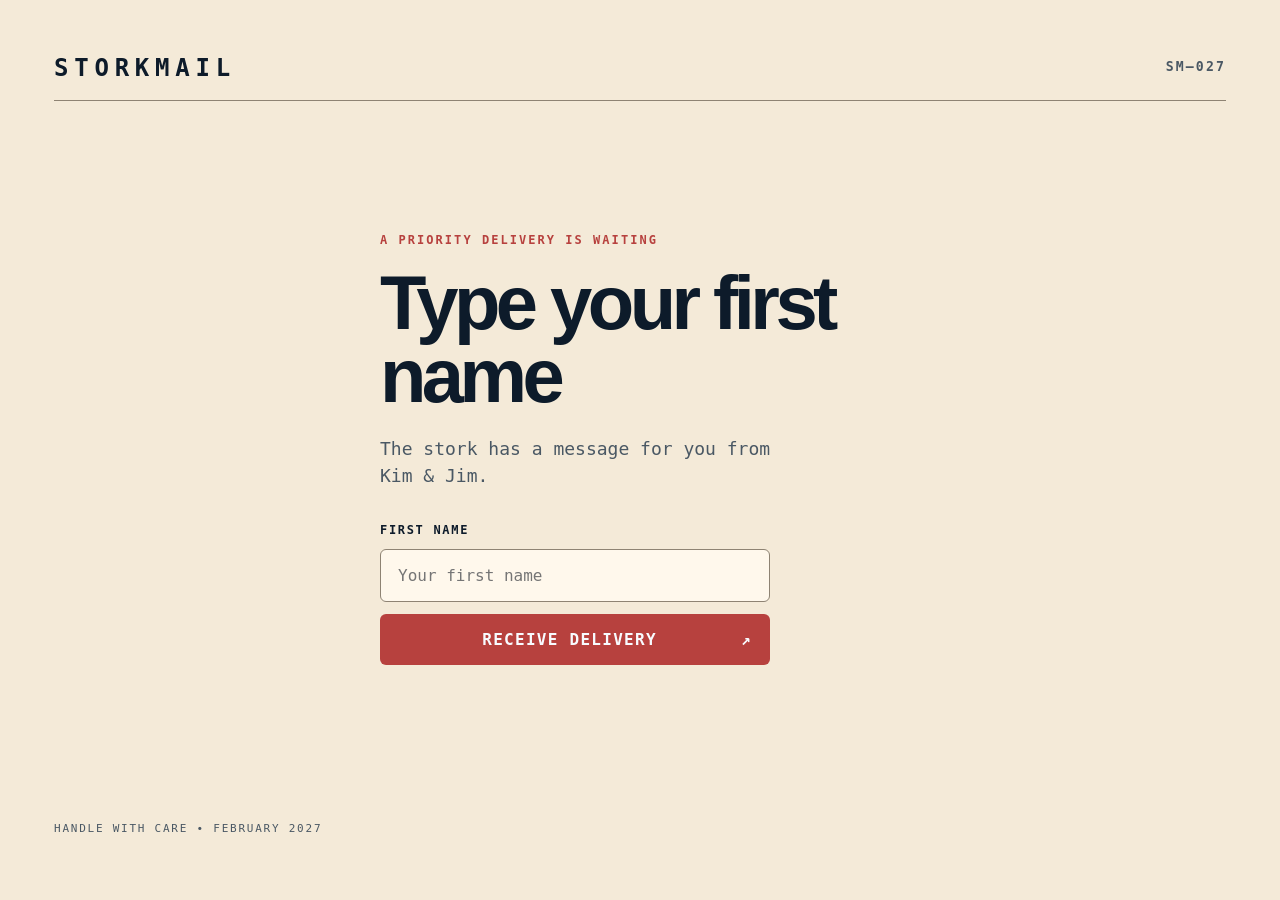
<file: docs/index.html>
<!doctype html>
<html lang="en"><head><meta charset="utf-8"><meta name="viewport" content="width=device-width,initial-scale=1,viewport-fit=cover"><meta name="theme-color" content="#071521"><meta name="description" content="A special delivery from Kim & Jim."><meta property="og:title" content="StorkMail // A special delivery"><meta property="og:description" content="A special delivery from Kim & Jim."><meta property="og:image" content="og.png"><title>StorkMail // A special delivery</title>
<style>
:root{--paper:#f4ead8;--card:#fff8ec;--ink:#0d1b2a;--muted:#4a5864;--rule:#8e8373;--seal:#b7413e;--decode:#071521;--cyan:#5db6e8;--blue:#0e5e8d;--highlight:#64d3ff;--white:#f8fbff}*{box-sizing:border-box}html,body{margin:0;min-height:100%;background:var(--decode)}body{font-family:ui-monospace,SFMono-Regular,Menlo,monospace;color:var(--ink)}button,input{font:inherit}button{cursor:pointer}.app{min-height:100svh;width:100%;overflow:hidden;touch-action:manipulation;user-select:none}.scene{min-height:100svh;width:100%;padding:clamp(24px,5vw,54px);position:relative;overflow:hidden}.micro{font-size:clamp(10px,1.5vw,14px);letter-spacing:.16em;line-height:1.4}.white{color:var(--white)}.splash{background:var(--paper);display:flex;flex-direction:column;justify-content:space-between}.stamp{font-size:clamp(16px,3vw,24px);letter-spacing:.24em;font-weight:700;border-bottom:1px solid var(--rule);padding-bottom:18px}.stamp span{float:right;color:var(--muted);font-size:.55em;letter-spacing:.16em;padding-top:5px}.center{width:min(100%,520px);margin:auto;padding:54px 0}.eyebrow{color:var(--seal);font-size:12px;letter-spacing:.17em;font-weight:700;margin:0 0 20px}.splash h1{font-family:Arial,sans-serif;font-size:clamp(42px,8vw,76px);line-height:.96;letter-spacing:-.06em;margin:0 0 22px}.copy{color:var(--muted);font-size:clamp(14px,2vw,18px);line-height:1.5;margin:0 0 34px;max-width:410px}form{display:grid;gap:12px;max-width:390px}label{font-size:12px;letter-spacing:.14em;font-weight:700}input{border:1px solid var(--rule);border-radius:6px;background:var(--card);padding:16px 17px;color:var(--ink);outline:0;user-select:text}input:focus{border-color:var(--seal);box-shadow:0 0 0 3px #b7413e22}.primary,.open{border:0;background:var(--seal);color:var(--white);border-radius:6px;font-weight:700;letter-spacing:.08em;padding:16px 18px}.primary span{float:right}.err{color:var(--seal);font-size:12px;margin:2px 0 0}.foot{color:var(--muted);font-size:11px;letter-spacing:.16em}.header{display:flex;justify-content:space-between;align-items:flex-start;gap:20px}.brand{font-size:clamp(22px,4vw,34px);font-weight:700;letter-spacing:.24em}.inbox{background:var(--paper)}.inbox .micro{color:var(--muted);margin-top:8px}.badge{background:var(--seal);color:var(--white);border-radius:6px;padding:14px 16px;font-size:clamp(12px,2vw,17px);font-weight:700;letter-spacing:.1em;white-space:nowrap}.rule{height:1px;background:var(--rule);width:100%}.inbox>.rule{margin:28px 0 22px}.card{background:var(--card);border:1px solid var(--rule);border-radius:10px;padding:clamp(24px,5vw,40px);min-height:min(58svh,360px);display:flex;flex-direction:column}.meta{display:grid;grid-template-columns:64px 1fr;gap:24px;align-items:center;margin-bottom:18px}.meta span{color:var(--muted);font-size:12px;letter-spacing:.13em}.meta strong{font-size:clamp(19px,4vw,30px);letter-spacing:.04em}.card h1{font-family:Arial,sans-serif;font-size:clamp(32px,7vw,66px);letter-spacing:-.05em;line-height:.92;margin:26px 0}.bottom{margin-top:auto;display:flex;align-items:center;justify-content:space-between;gap:18px}.open{padding:17px 20px;white-space:nowrap;font-size:12px}.inbox-foot{position:absolute;bottom:clamp(24px,5vw,54px);left:clamp(24px,5vw,54px)}.decode{background:var(--decode);color:var(--white)}.decode-brand{color:var(--cyan);font-size:clamp(14px,2.5vw,22px);letter-spacing:.15em}.track{height:2px;background:#24485f;margin-top:24px}.fill{height:100%;background:var(--cyan)}.status{color:var(--cyan);text-align:center;font-size:12px;letter-spacing:.16em;margin:22px 0}.clue{opacity:0;text-align:center;margin-top:clamp(55px,10vw,100px);transition:opacity .3s}.clue.show{opacity:1}.clue span,.clue strong{display:block}.clue span{color:var(--cyan);font-size:12px;letter-spacing:.2em}.clue strong{font-family:Arial,sans-serif;font-size:clamp(28px,6vw,54px);margin-top:16px}.payload{opacity:0;display:grid;gap:26px;text-align:center;margin-top:clamp(42px,8vw,78px);transition:opacity .3s}.payload.show{opacity:1}.payload strong{color:var(--cyan);font-size:clamp(25px,5vw,44px);letter-spacing:.16em}.payload span{font-family:Arial,sans-serif;color:var(--white);font-size:clamp(42px,9vw,78px);letter-spacing:.18em}.decode-foot{position:absolute;bottom:clamp(24px,5vw,54px);left:24px;right:24px;color:var(--cyan);text-align:center}.wipe{position:absolute;inset:0 auto 0 0;background:var(--blue);z-index:3}.final{background:var(--blue);color:var(--white);display:flex;flex-direction:column;align-items:center;justify-content:center;text-align:center}.border{position:absolute;inset:0;border:clamp(5px,1vw,10px) solid var(--highlight);animation:pulse 1.4s ease-in-out infinite alternate}.top{position:absolute;top:clamp(28px,6vw,58px)}.finalcopy{text-align:center}.personal{color:var(--highlight);font-size:clamp(11px,1.8vw,15px);letter-spacing:.17em;margin:0 0 22px}.final h1{font-family:Arial,sans-serif;font-size:clamp(52px,12vw,110px);line-height:.88;letter-spacing:-.08em;margin:0}.support{font-size:clamp(14px,2.5vw,24px);letter-spacing:.09em;margin:38px 0 0}.support span{color:var(--highlight);padding:0 8px}.finalfoot{position:absolute;bottom:clamp(42px,8vw,80px);color:var(--highlight)}.hint{position:absolute;bottom:clamp(20px,4vw,34px);opacity:.65;font-size:9px}@keyframes pulse{from{border-width:5px}to{border-width:10px}}@media(max-width:480px){.scene{padding:24px 20px}.center{padding:30px 0}.header{align-items:flex-start;flex-direction:column}.header .badge{align-self:flex-end}.meta{grid-template-columns:48px 1fr;gap:14px}.meta strong{font-size:20px}.card h1{font-size:38px}.bottom{align-items:stretch;flex-direction:column}.open{width:100%}.inbox-foot{left:20px;bottom:24px}.decode .header{flex-direction:row}.clue{margin-top:64px}.payload{margin-top:52px}.support{line-height:1.5;max-width:300px}}
</style></head><body><main id="app" class="app"></main>
<script>
const root=document.getElementById('app');let name='',scene='splash',start=0,raf=0,hold=0,elapsed=0;
const clean=v=>v.trim().replace(/\s+/g,' ').slice(0,32);
function splash(){root.innerHTML=`<section class="scene splash"><div class="stamp">STORKMAIL <span>SM—027</span></div><div class="center"><p class="eyebrow">A PRIORITY DELIVERY IS WAITING</p><h1>Type your first name</h1><p class="copy">The stork has a message for you from Kim &amp; Jim.</p><form><label for="n">FIRST NAME</label><input id="n" autocomplete="given-name" autocapitalize="words" maxlength="32" placeholder="Your first name"><button class="primary">RECEIVE DELIVERY <span>↗</span></button><p class="err"></p></form></div><p class="foot">HANDLE WITH CARE <span>•</span> FEBRUARY 2027</p></section>`;root.querySelector('form').onsubmit=e=>{e.preventDefault();let v=clean(root.querySelector('#n').value);if(!v){root.querySelector('.err').textContent='Please enter your first name to receive the delivery.';return}name=v;scene='inbox';inbox()}}
function inbox(){root.innerHTML=`<section class="scene inbox"><div class="header"><div><div class="brand">STORKMAIL</div><div class="micro">PRIORITY DELIVERY // SM—027</div></div><div class="badge">1 NEW</div></div><div class="rule"></div><article class="card"><div class="meta"><span>TO</span><strong>${name.toUpperCase()}</strong></div><div class="meta"><span>FROM</span><strong>THE STORK</strong></div><div class="rule"></div><h1>YOU HAVE A<br>NEW MESSAGE</h1><div class="bottom"><span class="micro">MESSAGE STATUS // UNOPENED</span><button class="open">OPEN MESSAGE</button></div></article><p class="micro inbox-foot">AIR DELIVERY // HANDLE WITH CARE</p></section>`;root.querySelector('.open').onclick=()=>{scene='decode';start=performance.now();tick()}}
function tick(){elapsed=performance.now()-start;if(elapsed>=10000&&scene==='decode'){scene='final';final()}if(scene==='decode')drawDecode();if(elapsed<12000)raf=requestAnimationFrame(tick);else{elapsed=12000;scene='final';final()}}
function drawDecode(){let e=elapsed,code=e<5000?'42':e<5500?'42  ·  4F':'42  ·  4F  ·  59',dec=e<6800?'B   _   _':e<7600?'B   O   _':'B   O   Y';root.innerHTML=`<section class="scene decode"><div class="header"><div class="decode-brand">STORKMAIL // SECURE CHANNEL</div><div class="micro white">LINK VERIFIED</div></div><div class="track"><div class="fill" style="width:${Math.min(100,Math.max(0,(e-1000)/20))}%"></div></div><p class="status">SECURE CHANNEL // ${e<1000?'ESTABLISHING':e<3000?'AUTHENTICATING':e<4500?'VERIFIED':e<6000?'RECEIVING':'DECRYPTING'}</p><div class="clue ${e>=3000?'show':''}"><span>ETA</span><strong>FEBRUARY 2027</strong></div><div class="payload ${e>=4500?'show':''}"><strong>${code}</strong><span>${dec}</span></div><p class="decode-foot micro">42 / 4F / 59 // HEX DELIVERY MANIFEST</p>${e>=8500?`<div class="wipe" style="width:${Math.min(100,(e-8500)/15)}%"></div>`:''}</section>`}
function final(){root.innerHTML=`<section class="scene final"><div class="border"></div><div class="top micro">STORKMAIL // DELIVERY CONFIRMED</div><div class="finalcopy"><p class="personal">SPECIAL DELIVERY FOR ${name.toUpperCase()}</p><h1>IT’S A BOY</h1><p class="support">BABY HERBERT <span>•</span> ARRIVING FEBRUARY 2027</p></div><p class="finalfoot micro">PRIORITY DELIVERY // KIM + JIM</p><p class="hint micro">PRESS AND HOLD TO REPLAY</p></section>`;let f=root.querySelector('.final');f.onpointerdown=()=>{if(elapsed<12000)return;hold=setTimeout(()=>{scene='inbox';inbox()},2000)};['pointerup','pointercancel','pointerleave'].forEach(x=>f.addEventListener(x,()=>clearTimeout(hold)))}
splash();
</script></body></html>
</file>
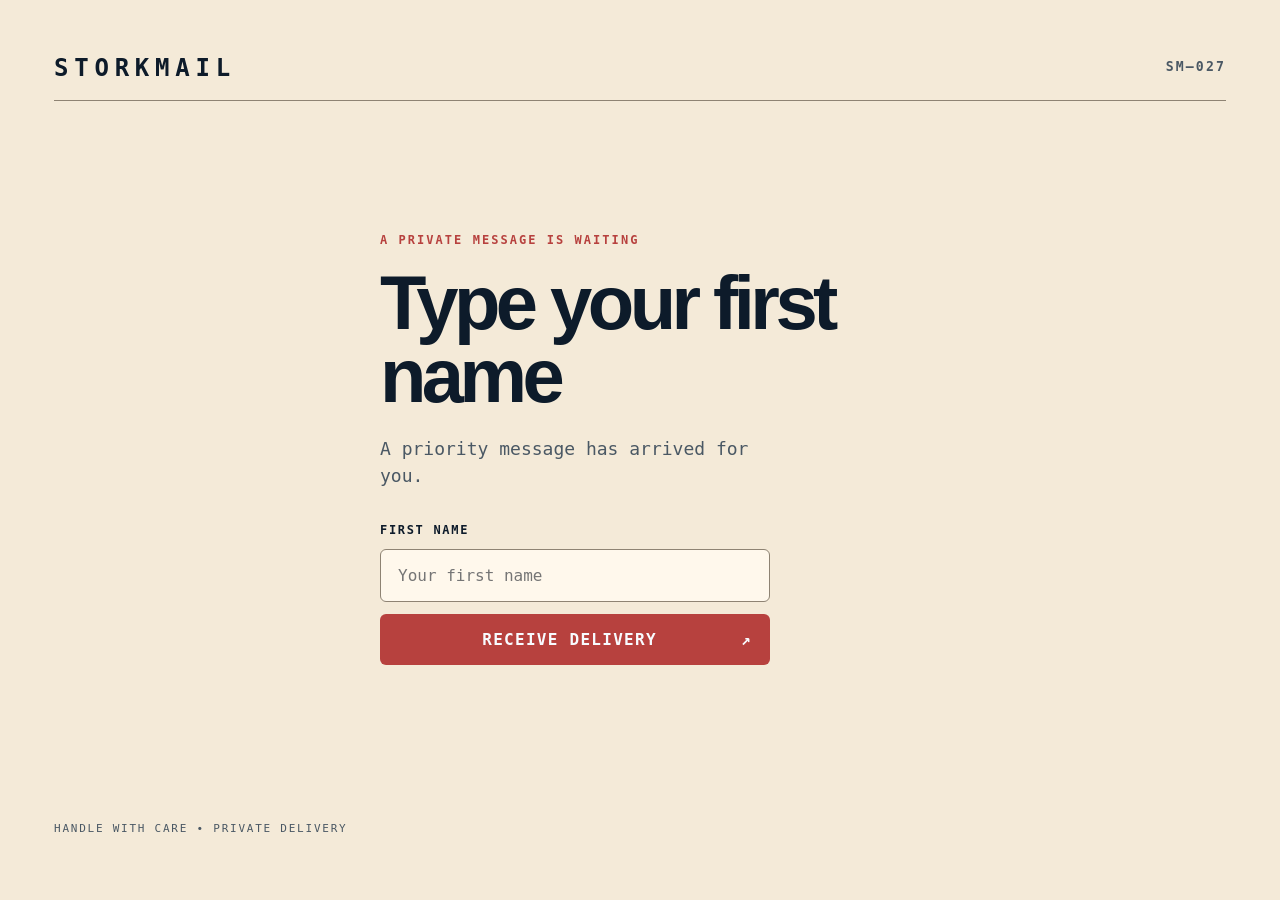
<file: docs/friends/index.html>
<!doctype html>
<html lang="en"><head><meta charset="utf-8"><meta name="viewport" content="width=device-width,initial-scale=1,viewport-fit=cover"><meta name="theme-color" content="#071521"><meta name="description" content="A private priority message."><meta property="og:title" content="StorkMail // Priority message"><meta property="og:description" content="A private priority message."><meta property="og:image" content="../og.png"><title>StorkMail // Priority message</title>
<style>
:root{--paper:#f4ead8;--card:#fff8ec;--ink:#0d1b2a;--muted:#4a5864;--rule:#8e8373;--seal:#b7413e;--decode:#071521;--cyan:#5db6e8;--blue:#0e5e8d;--highlight:#64d3ff;--white:#f8fbff}*{box-sizing:border-box}html,body{margin:0;min-height:100%;background:var(--decode)}body{font-family:ui-monospace,SFMono-Regular,Menlo,monospace;color:var(--ink)}button,input{font:inherit}button{cursor:pointer}.app{min-height:100svh;width:100%;overflow:hidden;touch-action:manipulation;user-select:none}.scene{min-height:100svh;width:100%;padding:clamp(24px,5vw,54px);position:relative;overflow:hidden}.micro{font-size:clamp(10px,1.5vw,14px);letter-spacing:.16em;line-height:1.4}.white{color:var(--white)}.splash{background:var(--paper);display:flex;flex-direction:column;justify-content:space-between}.stamp{font-size:clamp(16px,3vw,24px);letter-spacing:.24em;font-weight:700;border-bottom:1px solid var(--rule);padding-bottom:18px}.stamp span{float:right;color:var(--muted);font-size:.55em;letter-spacing:.16em;padding-top:5px}.center{width:min(100%,520px);margin:auto;padding:54px 0}.eyebrow{color:var(--seal);font-size:12px;letter-spacing:.17em;font-weight:700;margin:0 0 20px}.splash h1{font-family:Arial,sans-serif;font-size:clamp(42px,8vw,76px);line-height:.96;letter-spacing:-.06em;margin:0 0 22px}.copy{color:var(--muted);font-size:clamp(14px,2vw,18px);line-height:1.5;margin:0 0 34px;max-width:410px}form{display:grid;gap:12px;max-width:390px}label{font-size:12px;letter-spacing:.14em;font-weight:700}input{border:1px solid var(--rule);border-radius:6px;background:var(--card);padding:16px 17px;color:var(--ink);outline:0;user-select:text}input:focus{border-color:var(--seal);box-shadow:0 0 0 3px #b7413e22}.primary,.open{border:0;background:var(--seal);color:var(--white);border-radius:6px;font-weight:700;letter-spacing:.08em;padding:16px 18px}.primary span{float:right}.err{color:var(--seal);font-size:12px;margin:2px 0 0}.foot{color:var(--muted);font-size:11px;letter-spacing:.16em}.header{display:flex;justify-content:space-between;align-items:flex-start;gap:20px}.brand{font-size:clamp(22px,4vw,34px);font-weight:700;letter-spacing:.24em}.inbox{background:var(--paper)}.inbox .micro{color:var(--muted);margin-top:8px}.badge{background:var(--seal);color:var(--white);border-radius:6px;padding:14px 16px;font-size:clamp(12px,2vw,17px);font-weight:700;letter-spacing:.1em;white-space:nowrap}.rule{height:1px;background:var(--rule);width:100%}.inbox>.rule{margin:28px 0 22px}.card{background:var(--card);border:1px solid var(--rule);border-radius:10px;padding:clamp(24px,5vw,40px);min-height:min(58svh,360px);display:flex;flex-direction:column}.meta{display:grid;grid-template-columns:64px 1fr;gap:24px;align-items:center;margin-bottom:18px}.meta span{color:var(--muted);font-size:12px;letter-spacing:.13em}.meta strong{font-size:clamp(19px,4vw,30px);letter-spacing:.04em}.card h1{font-family:Arial,sans-serif;font-size:clamp(32px,7vw,66px);letter-spacing:-.05em;line-height:.92;margin:26px 0}.bottom{margin-top:auto;display:flex;align-items:center;justify-content:space-between;gap:18px}.open{padding:17px 20px;white-space:nowrap;font-size:12px}.inbox-foot{position:absolute;bottom:clamp(24px,5vw,54px);left:clamp(24px,5vw,54px)}.decode{background:var(--decode);color:var(--white)}.decode-brand{color:var(--cyan);font-size:clamp(14px,2.5vw,22px);letter-spacing:.15em}.track{height:2px;background:#24485f;margin-top:24px}.fill{height:100%;background:var(--cyan)}.status{color:var(--cyan);text-align:center;font-size:12px;letter-spacing:.16em;margin:22px 0}.clue{opacity:0;text-align:center;margin-top:clamp(55px,10vw,100px);transition:opacity .3s}.clue.show{opacity:1}.clue span,.clue strong{display:block}.clue span{color:var(--cyan);font-size:12px;letter-spacing:.2em}.clue strong{font-family:Arial,sans-serif;font-size:clamp(28px,6vw,54px);margin-top:16px}.payload{opacity:0;display:grid;gap:26px;text-align:center;margin-top:clamp(42px,8vw,78px);transition:opacity .3s}.payload.show{opacity:1}.payload strong{color:var(--cyan);font-size:clamp(25px,5vw,44px);letter-spacing:.16em}.payload span{font-family:Arial,sans-serif;color:var(--white);font-size:clamp(42px,9vw,78px);letter-spacing:.18em}.decode-foot{position:absolute;bottom:clamp(24px,5vw,54px);left:24px;right:24px;color:var(--cyan);text-align:center}.wipe{position:absolute;inset:0 auto 0 0;background:var(--blue);z-index:3}.final{background:var(--blue);color:var(--white);display:flex;flex-direction:column;align-items:center;justify-content:center;text-align:center}.border{position:absolute;inset:0;border:clamp(5px,1vw,10px) solid var(--highlight);animation:pulse 1.4s ease-in-out infinite alternate}.top{position:absolute;top:clamp(28px,6vw,58px)}.finalcopy{text-align:center}.personal{color:var(--highlight);font-size:clamp(11px,1.8vw,15px);letter-spacing:.17em;margin:0 0 22px}.final h1{font-family:Arial,sans-serif;font-size:clamp(52px,12vw,110px);line-height:.88;letter-spacing:-.08em;margin:0}.support{font-size:clamp(14px,2.5vw,24px);letter-spacing:.09em;margin:38px 0 0}.support span{color:var(--highlight);padding:0 8px}.finalfoot{position:absolute;bottom:clamp(42px,8vw,80px);color:var(--highlight)}.hint{position:absolute;bottom:clamp(20px,4vw,34px);opacity:.65;font-size:9px}@keyframes pulse{from{border-width:5px}to{border-width:10px}}@media(max-width:480px){.scene{padding:24px 20px}.center{padding:30px 0}.header{align-items:flex-start;flex-direction:column}.header .badge{align-self:flex-end}.meta{grid-template-columns:48px 1fr;gap:14px}.meta strong{font-size:20px}.card h1{font-size:38px}.bottom{align-items:stretch;flex-direction:column}.open{width:100%}.inbox-foot{left:20px;bottom:24px}.decode .header{flex-direction:row}.clue{margin-top:64px}.payload{margin-top:52px}.support{line-height:1.5;max-width:300px}}
</style></head><body><main id="app" class="app"></main>
<script>
const root=document.getElementById('app');let name='',scene='splash',start=0,raf=0,hold=0,elapsed=0;
const clean=v=>v.trim().replace(/\s+/g,' ').slice(0,32);
function splash(){root.innerHTML=`<section class="scene splash"><div class="stamp">STORKMAIL <span>SM—027</span></div><div class="center"><p class="eyebrow">A PRIVATE MESSAGE IS WAITING</p><h1>Type your first name</h1><p class="copy">A priority message has arrived for you.</p><form><label for="n">FIRST NAME</label><input id="n" autocomplete="given-name" autocapitalize="words" maxlength="32" placeholder="Your first name"><button class="primary">RECEIVE DELIVERY <span>↗</span></button><p class="err"></p></form></div><p class="foot">HANDLE WITH CARE <span>•</span> PRIVATE DELIVERY</p></section>`;root.querySelector('form').onsubmit=e=>{e.preventDefault();let v=clean(root.querySelector('#n').value);if(!v){root.querySelector('.err').textContent='Please enter your first name to receive the delivery.';return}name=v;scene='inbox';inbox()}}
function inbox(){root.innerHTML=`<section class="scene inbox"><div class="header"><div><div class="brand">STORKMAIL</div><div class="micro">PRIORITY DELIVERY // SM—027</div></div><div class="badge">1 NEW</div></div><div class="rule"></div><article class="card"><div class="meta"><span>TO</span><strong>${name.toUpperCase()}</strong></div><div class="meta"><span>FROM</span><strong>THE STORK</strong></div><div class="rule"></div><h1>YOU HAVE A<br>NEW MESSAGE</h1><div class="bottom"><span class="micro">MESSAGE STATUS // UNOPENED</span><button class="open">OPEN MESSAGE</button></div></article><p class="micro inbox-foot">AIR DELIVERY // HANDLE WITH CARE</p></section>`;root.querySelector('.open').onclick=()=>{scene='decode';start=performance.now();tick()}}
function tick(){elapsed=performance.now()-start;if(elapsed>=10000&&scene==='decode'){scene='final';final()}if(scene==='decode')drawDecode();if(elapsed<12000)raf=requestAnimationFrame(tick);else{elapsed=12000;scene='final';final()}}
function drawDecode(){let e=elapsed,code=e<5000?'42':e<5500?'42  ·  4F':'42  ·  4F  ·  59',dec=e<6800?'B   _   _':e<7600?'B   O   _':'B   O   Y';root.innerHTML=`<section class="scene decode"><div class="header"><div class="decode-brand">STORKMAIL // SECURE CHANNEL</div><div class="micro white">LINK VERIFIED</div></div><div class="track"><div class="fill" style="width:${Math.min(100,Math.max(0,(e-1000)/20))}%"></div></div><p class="status">SECURE CHANNEL // ${e<1000?'ESTABLISHING':e<3000?'AUTHENTICATING':e<4500?'VERIFIED':e<6000?'RECEIVING':'DECRYPTING'}</p><div class="clue ${e>=3000?'show':''}"><span>ETA</span><strong>FEBRUARY 2027</strong></div><div class="payload ${e>=4500?'show':''}"><strong>${code}</strong><span>${dec}</span></div><p class="decode-foot micro">42 / 4F / 59 // HEX DELIVERY MANIFEST</p>${e>=8500?`<div class="wipe" style="width:${Math.min(100,(e-8500)/15)}%"></div>`:''}</section>`}
function final(){root.innerHTML=`<section class="scene final"><div class="border"></div><div class="top micro">STORKMAIL // DELIVERY CONFIRMED</div><div class="finalcopy"><p class="personal">SPECIAL DELIVERY FOR ${name.toUpperCase()}</p><h1>IT’S A BOY</h1><p class="support">BABY HERBERT <span>•</span> ARRIVING FEBRUARY 2027</p></div><p class="finalfoot micro">PRIORITY DELIVERY // KIM + JIM</p><p class="hint micro">PRESS AND HOLD TO REPLAY</p></section>`;let f=root.querySelector('.final');f.onpointerdown=()=>{if(elapsed<12000)return;hold=setTimeout(()=>{scene='inbox';inbox()},2000)};['pointerup','pointercancel','pointerleave'].forEach(x=>f.addEventListener(x,()=>clearTimeout(hold)))}
const preset=clean(new URLSearchParams(location.search).get('name')||'');
if(preset){name=preset;scene='inbox';inbox()}else splash();
</script></body></html>
</file>
